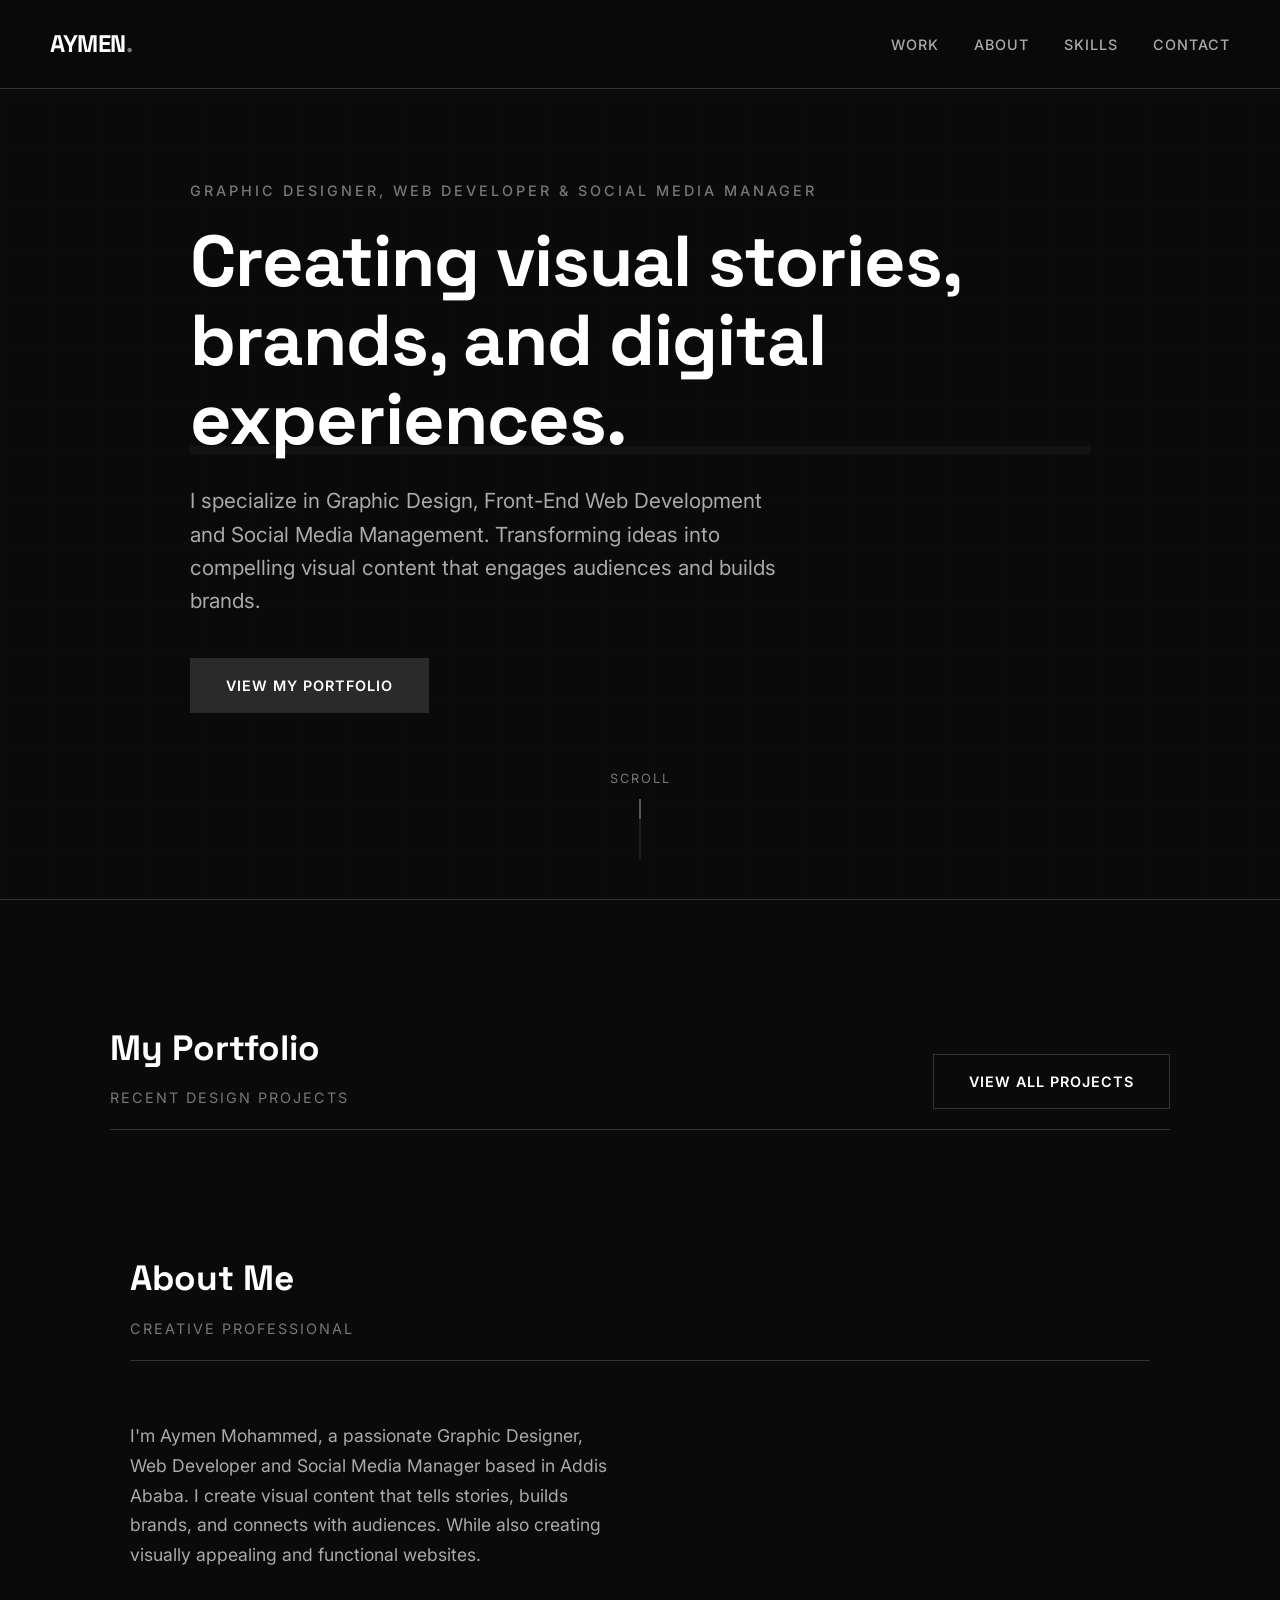
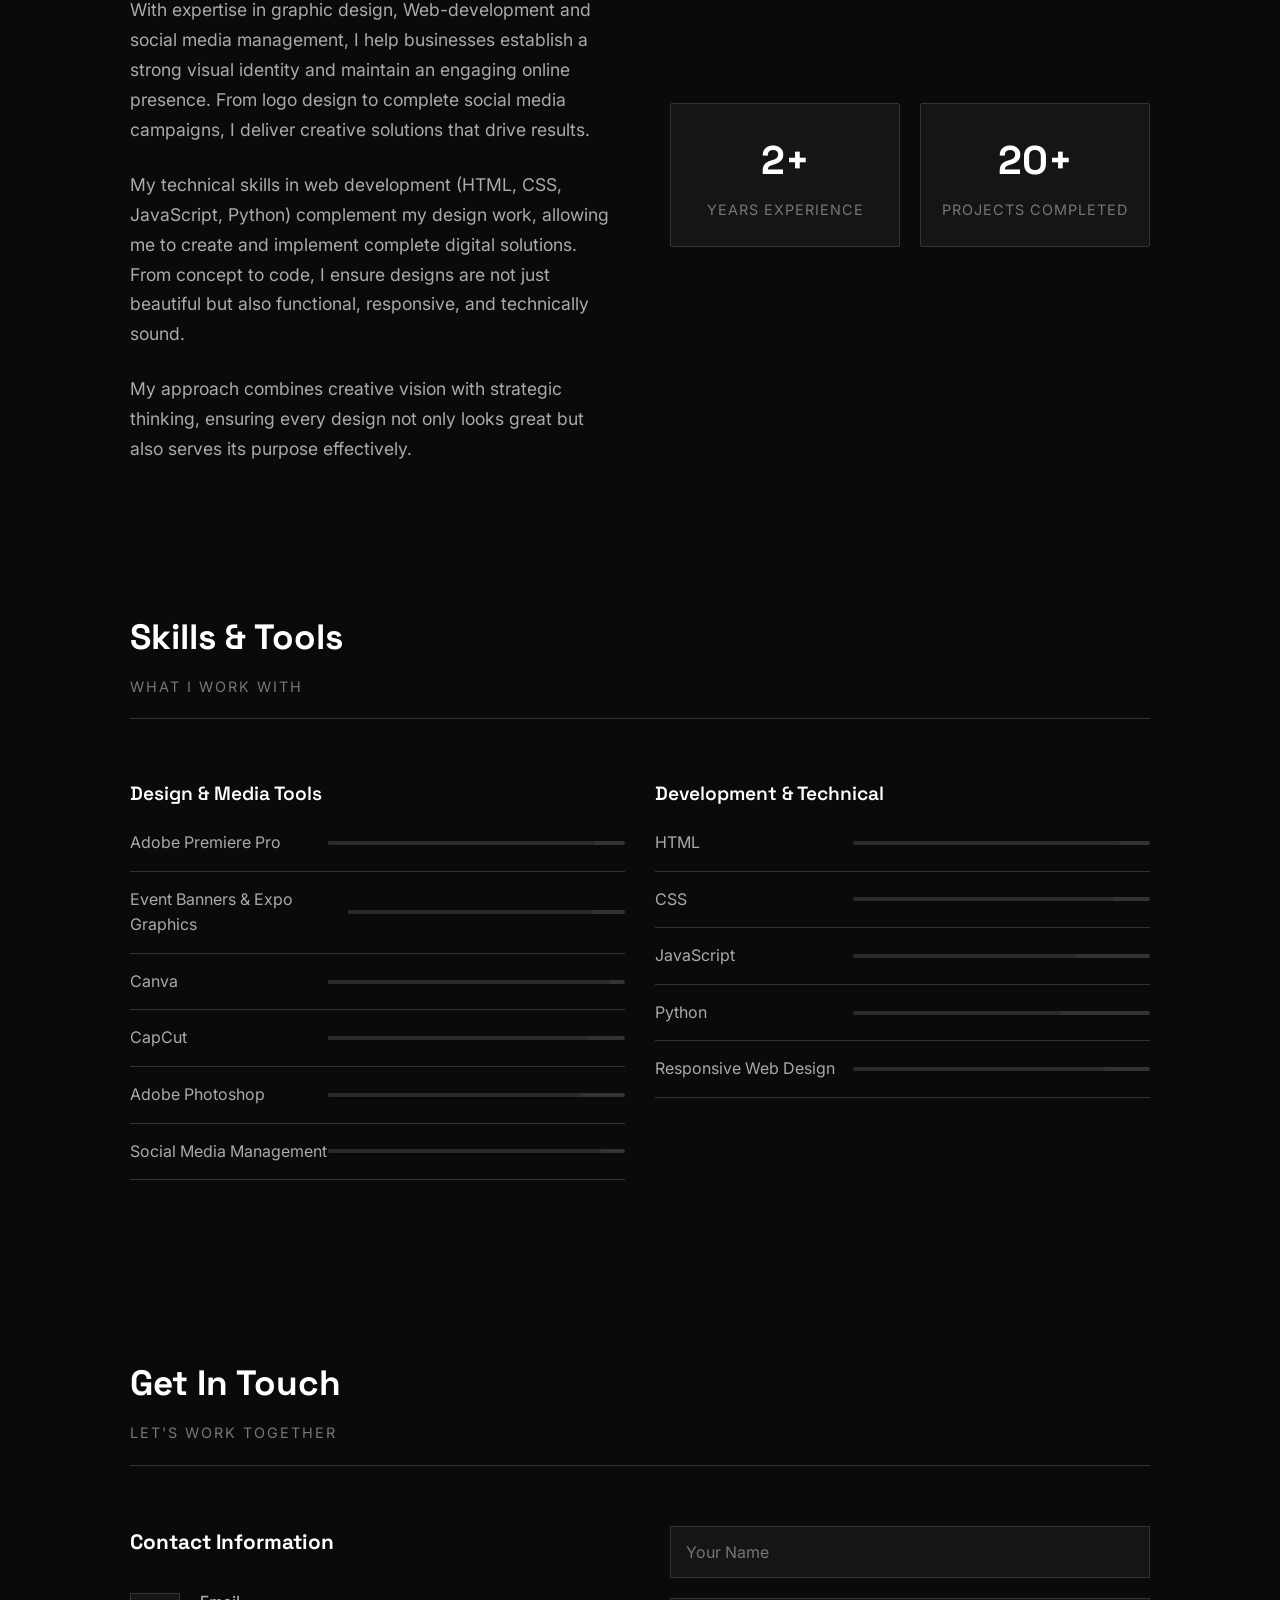
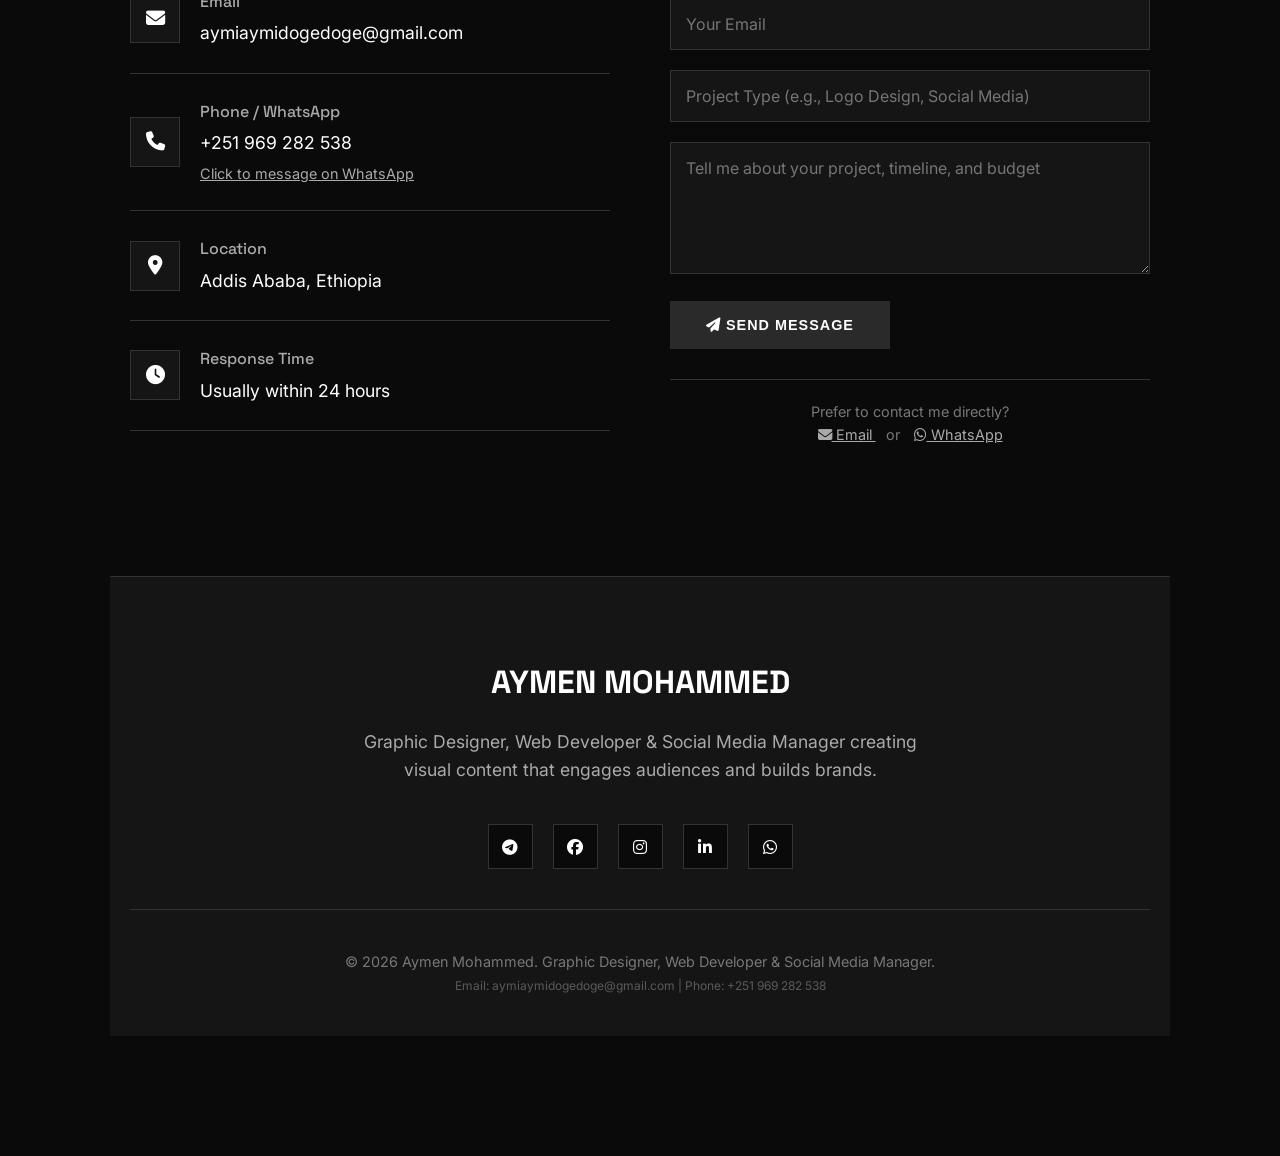
<file: index.html>
<!DOCTYPE html>
<html lang="en">
<head>
  <meta charset="UTF-8" />
  <meta name="viewport" content="width=device-width, initial-scale=1.0" />
  <title>Aymen Mohammed | Graphic Designer, Web Developer & Social Media Manager</title>
  
  <!-- Google Fonts -->
  <link href="https://fonts.googleapis.com/css2?family=Inter:wght@300;400;500;600;700;800&display=swap" rel="stylesheet">
  <link href="https://fonts.googleapis.com/css2?family=Space+Grotesk:wght@400;500;600;700&display=swap" rel="stylesheet">
  <!-- Font Awesome Icons -->
  <link rel="stylesheet" href="https://cdnjs.cloudflare.com/ajax/libs/font-awesome/6.4.0/css/all.min.css">
  
  <style>
    /* ===== MONOCHROMATIC PORTFOLIO CSS ===== */
    
    * {
      margin: 0;
      padding: 0;
      box-sizing: border-box;
    }

    :root {
      --primary: #2a2a2a;
      --primary-light: #3a3a3a;
      --primary-dark: #1a1a1a;
      --accent: #4a4a4a;
      --text-primary: #ffffff;
      --text-secondary: #aaaaaa;
      --text-tertiary: #777777;
      --bg-dark: #0a0a0a;
      --bg-card: #151515;
      --border-color: #333333;
      --shadow-color: rgba(0, 0, 0, 0.3);
      --gradient-primary: linear-gradient(135deg, #2a2a2a 0%, #1a1a1a 100%);
      --gradient-accent: linear-gradient(135deg, #3a3a3a 0%, #2a2a2a 100%);
    }

    body {
      background: var(--bg-dark);
      color: var(--text-primary);
      overflow-x: hidden;
      scroll-behavior: smooth;
      font-family: 'Inter', sans-serif;
      line-height: 1.6;
    }

    h1, h2, h3, h4, .logo {
      font-family: 'Space Grotesk', sans-serif;
      font-weight: 700;
    }

    /* ===== ENHANCED ANIMATIONS ===== */
    
    @keyframes fadeIn {
      from { opacity: 0; transform: translateY(20px); }
      to { opacity: 1; transform: translateY(0); }
    }

    @keyframes fadeInUp {
      from { opacity: 0; transform: translateY(30px); }
      to { opacity: 1; transform: translateY(0); }
    }

    @keyframes slideInLeft {
      from { opacity: 0; transform: translateX(-40px); }
      to { opacity: 1; transform: translateX(0); }
    }

    @keyframes float {
      0%, 100% { transform: translateY(0); }
      50% { transform: translateY(-10px); }
    }

    @keyframes gradientShift {
      0% { background-position: 0% 50%; }
      50% { background-position: 100% 50%; }
      100% { background-position: 0% 50%; }
    }

    @keyframes pulse {
      0%, 100% { opacity: 1; }
      50% { opacity: 0.7; }
    }

    /* ===== LOADING SCREEN ===== */
    
    .loading-screen {
      position: fixed;
      top: 0;
      left: 0;
      width: 100%;
      height: 100%;
      background: var(--bg-dark);
      display: flex;
      flex-direction: column;
      justify-content: center;
      align-items: center;
      z-index: 9999;
      transition: opacity 0.5s, visibility 0.5s;
    }

    .loader {
      width: 50px;
      height: 50px;
      border: 2px solid var(--border-color);
      border-top-color: var(--text-primary);
      border-radius: 50%;
      animation: spin 1s linear infinite;
      margin-bottom: 20px;
    }

    @keyframes spin {
      to { transform: rotate(360deg); }
    }

    .loading-text {
      font-size: 0.9rem;
      color: var(--text-tertiary);
      letter-spacing: 4px;
      text-transform: uppercase;
    }

    /* ===== NAVIGATION ===== */
    
    .navbar {
      position: fixed;
      top: 0;
      width: 100%;
      padding: 25px 50px;
      display: flex;
      justify-content: space-between;
      align-items: center;
      z-index: 1000;
      background: rgba(10, 10, 10, 0.95);
      backdrop-filter: blur(10px);
      border-bottom: 1px solid var(--border-color);
      transition: all 0.3s ease;
    }

    .navbar.scrolled {
      padding: 18px 50px;
      background: rgba(10, 10, 10, 0.98);
    }

    .logo {
      font-size: 1.5rem;
      font-weight: 800;
      color: var(--text-primary);
      text-decoration: none;
      letter-spacing: -0.5px;
    }

    .logo span {
      color: var(--text-tertiary);
    }

    .nav-links {
      display: flex;
      gap: 35px;
    }

    .nav-link {
      color: var(--text-secondary);
      text-decoration: none;
      font-weight: 500;
      font-size: 0.9rem;
      position: relative;
      padding: 5px 0;
      transition: color 0.3s ease;
      text-transform: uppercase;
      letter-spacing: 1px;
    }

    .nav-link::after {
      content: '';
      position: absolute;
      bottom: 0;
      left: 0;
      width: 0;
      height: 1px;
      background: var(--text-primary);
      transition: width 0.3s ease;
    }

    .nav-link:hover {
      color: var(--text-primary);
    }

    .nav-link:hover::after {
      width: 100%;
    }

    /* ===== ENHANCED HEADER ===== */
    
    header {
      background: var(--bg-dark);
      color: var(--text-primary);
      text-align: left;
      display: flex;
      justify-content: center;
      align-items: center;
      height: 100vh;
      padding: 0 50px;
      position: relative;
      overflow: hidden;
      border-bottom: 1px solid var(--border-color);
    }

    .header-content {
      max-width: 900px;
      position: relative;
      z-index: 2;
    }

    .header-subtitle {
      font-size: 0.9rem;
      color: var(--text-tertiary);
      text-transform: uppercase;
      letter-spacing: 3px;
      margin-bottom: 20px;
      font-weight: 500;
    }

    header h1 {
      font-size: 4.5rem;
      font-weight: 800;
      line-height: 1.1;
      margin-bottom: 25px;
      color: var(--text-primary);
      letter-spacing: -1px;
    }

    .header-highlight {
      position: relative;
      display: inline-block;
    }

    .header-highlight::after {
      content: '';
      position: absolute;
      bottom: 5px;
      left: 0;
      width: 100%;
      height: 8px;
      background: var(--primary);
      opacity: 0.3;
      z-index: -1;
    }

    header p {
      font-size: 1.3rem;
      color: var(--text-secondary);
      max-width: 600px;
      margin-bottom: 40px;
      line-height: 1.6;
    }

    /* Background grid pattern */
    .grid-pattern {
      position: absolute;
      top: 0;
      left: 0;
      width: 100%;
      height: 100%;
      background-image: 
        linear-gradient(var(--border-color) 1px, transparent 1px),
        linear-gradient(90deg, var(--border-color) 1px, transparent 1px);
      background-size: 50px 50px;
      opacity: 0.05;
      pointer-events: none;
    }

    /* Scroll indicator */
    .scroll-indicator {
      position: absolute;
      bottom: 40px;
      left: 50%;
      transform: translateX(-50%);
      display: flex;
      flex-direction: column;
      align-items: center;
      color: var(--text-tertiary);
      font-size: 0.8rem;
      text-transform: uppercase;
      letter-spacing: 2px;
      cursor: pointer;
    }

    .scroll-indicator .line {
      width: 1px;
      height: 60px;
      background: var(--border-color);
      margin-top: 10px;
      position: relative;
      overflow: hidden;
    }

    .scroll-indicator .line::after {
      content: '';
      position: absolute;
      top: 0;
      left: 0;
      width: 100%;
      height: 20px;
      background: var(--text-primary);
      animation: scrollLine 2s infinite;
    }

    @keyframes scrollLine {
      0% { top: -20px; }
      100% { top: 60px; }
    }

    /* ===== SECTIONS ===== */
    
    .section {
      max-width: 1100px;
      margin: 120px auto;
      padding: 0 20px;
      opacity: 0;
      transform: translateY(40px);
      transition: all 0.8s cubic-bezier(0.215, 0.61, 0.355, 1);
    }

    .section.visible {
      opacity: 1;
      transform: translateY(0);
    }

    .section-header {
      display: flex;
      justify-content: space-between;
      align-items: flex-end;
      margin-bottom: 60px;
      border-bottom: 1px solid var(--border-color);
      padding-bottom: 20px;
    }

    .section h2 {
      font-size: 2.2rem;
      font-weight: 800;
      color: var(--text-primary);
    }

    .section-subtitle {
      color: var(--text-tertiary);
      font-size: 0.9rem;
      text-transform: uppercase;
      letter-spacing: 2px;
      margin-top: 10px;
    }

    /* ===== ABOUT SECTION ===== */
    
    .about-content {
      display: grid;
      grid-template-columns: 1fr 1fr;
      gap: 60px;
      align-items: center;
    }

    .about-text p {
      font-size: 1.1rem;
      color: var(--text-secondary);
      margin-bottom: 25px;
      line-height: 1.7;
    }

    .stats-grid {
      display: grid;
      grid-template-columns: repeat(2, 1fr);
      gap: 20px;
      margin-top: 40px;
    }

    .stat-item {
      text-align: center;
      padding: 25px 15px;
      background: var(--bg-card);
      border: 1px solid var(--border-color);
      border-radius: 2px;
      transition: all 0.3s ease;
    }

    .stat-item:hover {
      transform: translateY(-5px);
      border-color: var(--primary-light);
    }

    .stat-number {
      font-size: 2.5rem;
      font-weight: 800;
      color: var(--text-primary);
      margin-bottom: 5px;
      font-family: 'Space Grotesk', sans-serif;
    }

    .stat-label {
      font-size: 0.9rem;
      color: var(--text-tertiary);
      text-transform: uppercase;
      letter-spacing: 1px;
    }

    /* ===== SKILLS SECTION ===== */
    
    .skills-grid {
      display: grid;
      grid-template-columns: repeat(2, 1fr);
      gap: 30px;
    }

    .skill-category {
      margin-bottom: 40px;
    }

    .skill-category h3 {
      font-size: 1.2rem;
      margin-bottom: 20px;
      color: var(--text-primary);
      font-weight: 600;
    }

    .skill-item {
      display: flex;
      justify-content: space-between;
      align-items: center;
      margin-bottom: 15px;
      padding-bottom: 15px;
      border-bottom: 1px solid var(--border-color);
    }

    .skill-name {
      color: var(--text-secondary);
      font-size: 1rem;
    }

    .skill-bar {
      width: 60%;
      height: 4px;
      background: var(--border-color);
      border-radius: 2px;
      overflow: hidden;
    }

    .skill-level {
      height: 100%;
      background: var(--primary);
      border-radius: 2px;
      transform-origin: left;
      transform: scaleX(0);
      transition: transform 1.5s ease;
    }

    .section.visible .skill-level {
      transform: scaleX(1);
    }

    /* ===== PROJECTS SECTION ===== */
    
    .project-grid {
      display: grid;
      grid-template-columns: repeat(2, 1fr);
      gap: 30px;
    }

    .project-card {
      background: var(--bg-card);
      border: 1px solid var(--border-color);
      transition: all 0.4s ease;
      overflow: hidden;
      position: relative;
    }

    .project-card:hover {
      transform: translateY(-10px);
      border-color: var(--primary-light);
    }

    .project-image {
      width: 100%;
      height: 250px;
      object-fit: cover;
      filter: grayscale(100%) brightness(0.8);
      transition: all 0.5s ease;
    }

    .project-card:hover .project-image {
      filter: grayscale(0%) brightness(1);
    }

    .project-content {
      padding: 30px;
    }

    .project-category {
      color: var(--text-tertiary);
      font-size: 0.8rem;
      text-transform: uppercase;
      letter-spacing: 1px;
      margin-bottom: 10px;
      display: block;
    }

    .project-title {
      font-size: 1.5rem;
      color: var(--text-primary);
      margin-bottom: 15px;
      font-weight: 700;
    }

    .project-description {
      color: var(--text-secondary);
      font-size: 0.95rem;
      line-height: 1.6;
      margin-bottom: 20px;
    }

    .project-tags {
      display: flex;
      flex-wrap: wrap;
      gap: 8px;
    }

    .project-tag {
      background: var(--primary-dark);
      color: var(--text-secondary);
      padding: 5px 12px;
      font-size: 0.8rem;
      border-radius: 2px;
      border: 1px solid var(--border-color);
    }

    /* ===== CONTACT SECTION ===== */
    
    .contact-container {
      display: grid;
      grid-template-columns: 1fr 1fr;
      gap: 60px;
    }

    .contact-info h3 {
      font-size: 1.3rem;
      margin-bottom: 30px;
      color: var(--text-primary);
    }

    .contact-method {
      display: flex;
      align-items: center;
      margin-bottom: 25px;
      padding-bottom: 25px;
      border-bottom: 1px solid var(--border-color);
    }

    .contact-icon {
      width: 50px;
      height: 50px;
      background: var(--bg-card);
      border: 1px solid var(--border-color);
      display: flex;
      align-items: center;
      justify-content: center;
      margin-right: 20px;
      font-size: 1.2rem;
      color: var(--text-primary);
    }

    .contact-details h4 {
      font-size: 1rem;
      margin-bottom: 5px;
      color: var(--text-secondary);
      font-weight: 500;
    }

    .contact-details p {
      color: var(--text-primary);
      font-size: 1.1rem;
    }

    /* Contact Form */
    .contact-form input,
    .contact-form textarea {
      width: 100%;
      padding: 15px;
      margin-bottom: 20px;
      background: var(--bg-card);
      border: 1px solid var(--border-color);
      color: var(--text-primary);
      font-family: 'Inter', sans-serif;
      font-size: 1rem;
      transition: all 0.3s ease;
    }

    .contact-form input:focus,
    .contact-form textarea:focus {
      outline: none;
      border-color: var(--primary-light);
    }

    /* ===== BUTTONS ===== */
    
    .btn {
      display: inline-block;
      padding: 15px 35px;
      background: transparent;
      color: var(--text-primary);
      border: 1px solid var(--border-color);
      font-size: 0.9rem;
      font-weight: 600;
      cursor: pointer;
      transition: all 0.3s ease;
      text-decoration: none;
      text-transform: uppercase;
      letter-spacing: 1px;
      position: relative;
      overflow: hidden;
    }

    .btn:hover {
      background: var(--primary);
      border-color: var(--primary);
      transform: translateY(-3px);
    }

    .btn-primary {
      background: var(--primary);
      border-color: var(--primary);
    }

    .btn-primary:hover {
      background: var(--primary-light);
      border-color: var(--primary-light);
    }

    /* ===== FOOTER ===== */
    
    footer {
      padding: 80px 0 40px;
      background: var(--bg-card);
      border-top: 1px solid var(--border-color);
      text-align: center;
    }

    .footer-content {
      max-width: 1100px;
      margin: 0 auto;
      padding: 0 20px;
    }

    .footer-logo {
      font-size: 2rem;
      font-weight: 800;
      margin-bottom: 20px;
      font-family: 'Space Grotesk', sans-serif;
    }

    .footer-tagline {
      color: var(--text-secondary);
      font-size: 1.1rem;
      max-width: 600px;
      margin: 0 auto 40px;
    }

    .social-links {
      display: flex;
      justify-content: center;
      gap: 20px;
      margin-bottom: 40px;
    }

    .social-link {
      width: 45px;
      height: 45px;
      background: var(--bg-dark);
      border: 1px solid var(--border-color);
      display: flex;
      align-items: center;
      justify-content: center;
      color: var(--text-primary);
      text-decoration: none;
      transition: all 0.3s ease;
    }

    .social-link:hover {
      background: var(--primary);
      transform: translateY(-5px);
    }

    .copyright {
      color: var(--text-tertiary);
      font-size: 0.9rem;
      padding-top: 40px;
      border-top: 1px solid var(--border-color);
    }

    /* ===== RESPONSIVE DESIGN ===== */
    
    @media (max-width: 1024px) {
      header h1 {
        font-size: 3.5rem;
      }
      
      .about-content,
      .contact-container {
        grid-template-columns: 1fr;
      }
      
      .skills-grid {
        grid-template-columns: 1fr;
      }
    }

    @media (max-width: 768px) {
      .navbar {
        padding: 20px 25px;
      }
      
      .nav-links {
        display: none;
      }
      
      header {
        padding: 0 25px;
        text-align: center;
      }
      
      header h1 {
        font-size: 2.8rem;
      }
      
      .header-content {
        text-align: center;
      }
      
      .section {
        margin: 80px auto;
      }
      
      .project-grid {
        grid-template-columns: 1fr;
      }
      
      .stats-grid {
        grid-template-columns: repeat(1, 1fr);
      }
    }

    @media (max-width: 480px) {
      header h1 {
        font-size: 2.2rem;
      }
      
      .section h2 {
        font-size: 1.8rem;
      }
      
      .btn {
        padding: 12px 25px;
      }
    }

    /* ===== CUSTOM SCROLLBAR ===== */
    
    ::-webkit-scrollbar {
      width: 10px;
    }

    ::-webkit-scrollbar-track {
      background: var(--bg-card);
    }

    ::-webkit-scrollbar-thumb {
      background: var(--primary);
      border: 2px solid var(--bg-card);
    }

    ::-webkit-scrollbar-thumb:hover {
      background: var(--primary-light);
    }
  </style>
</head>
<body>

  <!-- Loading Screen -->
  <div class="loading-screen">
    <div class="loader"></div>
    <div class="loading-text">Loading</div>
  </div>

  <!-- Navigation -->
  <nav class="navbar">
    <a href="#" class="logo">AYMEN<span>.</span></a>
    <div class="nav-links">
      <a href="#work" class="nav-link">Work</a>
      <a href="#about" class="nav-link">About</a>
      <a href="#skills" class="nav-link">Skills</a>
      <a href="#contact" class="nav-link">Contact</a>
    </div>
  </nav>

  <!-- Header  -->
  <header>
    <div class="grid-pattern"></div>
    <div class="header-content">
      <div class="header-subtitle">Graphic Designer, Web Developer & Social Media Manager</div>
      <h1>Creating visual stories,<br><span class="header-highlight">brands, and digital experiences.</span></h1>
      <p>
        I specialize in Graphic Design, Front-End Web Development and Social Media Management. 
        Transforming ideas into compelling visual content that engages audiences and builds brands.
      </p>
      <a href="#work" class="btn btn-primary">View My Portfolio</a>
    </div>
    <div class="scroll-indicator">
      Scroll
      <div class="line"></div>
    </div>
  </header>

  <!-- Work Section -->
  <section id="work" class="section">
    <div class="section-header">
      <div>
        <h2>My Portfolio</h2>
        <div class="section-subtitle">Recent Design Projects</div>
      </div>
      <a href="projects.html" class="btn">View All Projects</a>
    </div>
    

  <!-- About Section -->
  <section id="about" class="section">
    <div class="section-header">
      <div>
        <h2>About Me</h2>
        <div class="section-subtitle">Creative Professional</div>
      </div>
    </div>
    
    <div class="about-content">
      <div class="about-text">
        <p>
          I'm Aymen Mohammed, a passionate Graphic Designer, Web Developer and Social Media Manager based in Addis Ababa. 
          I create visual content that tells stories, builds brands, and connects with audiences. While also creating visually appealing and functional websites.
        </p>
        <p>
          With expertise in graphic design, Web-development and social media management, I help businesses 
          establish a strong visual identity and maintain an engaging online presence. From logo 
          design to complete social media campaigns, I deliver creative solutions that drive results.
          <p>
  My technical skills in web development (HTML, CSS, JavaScript, Python) complement my design work, 
  allowing me to create and implement complete digital solutions. From concept to code, I ensure 
  designs are not just beautiful but also functional, responsive, and technically sound.
</p>
        </p>
        <p>
          My approach combines creative vision with strategic thinking, ensuring every design 
          not only looks great but also serves its purpose effectively.
        </p>
      </div>
      
      <div>
        <div class="stats-grid">
          <div class="stat-item">
            <div class="stat-number">2+</div>
            <div class="stat-label">Years Experience</div>
          </div>
          <div class="stat-item">
            <div class="stat-number">20+</div>
            <div class="stat-label">Projects Completed</div>
          </div>
        </div>
      </div>
    </div>
  </section>

  <!-- Skills Section-->
  <section id="skills" class="section">
    <div class="section-header">
      <div>
        <h2>Skills & Tools</h2>
        <div class="section-subtitle">What I Work With</div>
      </div>
    </div>
    
    <div class="skills-grid">
      <div class="skill-category">
        <h3>Design & Media Tools</h3>
        <div class="skill-item">
          <span class="skill-name">Adobe Premiere Pro</span>
          <div class="skill-bar">
            <div class="skill-level" style="width: 90%"></div>
          </div>
        </div>
        <div class="skill-item">
          <span class="skill-name">Event Banners & Expo Graphics</span>
          <div class="skill-bar">
            <div class="skill-level" style="width: 88%"></div>
          </div>
        </div>

        <div class="skill-item">
          <span class="skill-name">Canva</span>
          <div class="skill-bar">
            <div class="skill-level" style="width: 95%"></div>
          </div>
        </div>
        <div class="skill-item">
          <span class="skill-name">CapCut</span>
          <div class="skill-bar">
            <div class="skill-level" style="width: 88%"></div>
          </div>
        </div>
        <div class="skill-item">
          <span class="skill-name">Adobe Photoshop</span>
          <div class="skill-bar">
            <div class="skill-level" style="width: 85%"></div>
          </div>
        </div>
        <div class="skill-item">
          <span class="skill-name">Social Media Management</span>
          <div class="skill-bar">
            <div class="skill-level" style="width: 92%"></div>
          </div>
        </div>
      </div>
     
      
      <div class="skill-category">
        <h3>Development & Technical</h3>
        <div class="skill-item">
          <span class="skill-name">HTML</span>
          <div class="skill-bar">
            <div class="skill-level" style="width: 90%"></div>
          </div>
        </div>
        <div class="skill-item">
          <span class="skill-name">CSS</span>
          <div class="skill-bar">
            <div class="skill-level" style="width: 88%"></div>
          </div>
        </div>
        <div class="skill-item">
          <span class="skill-name">JavaScript</span>
          <div class="skill-bar">
            <div class="skill-level" style="width: 75%"></div>
          </div>
        </div>
        <div class="skill-item">
          <span class="skill-name">Python</span>
          <div class="skill-bar">
            <div class="skill-level" style="width: 70%"></div>
          </div>
        </div>
        <div class="skill-item">
          <span class="skill-name">Responsive Web Design</span>
          <div class="skill-bar">
            <div class="skill-level" style="width: 85%"></div>
          </div>
        </div>
      </div>
    </div>
  </section>

  <!-- Contact-->
  <section id="contact" class="section">
    <div class="section-header">
      <div>
        <h2>Get In Touch</h2>
        <div class="section-subtitle">Let's Work Together</div>
      </div>
    </div>
    
    <div class="contact-container">
      <div class="contact-info">
        <h3>Contact Information</h3>
        
        <div class="contact-method">
          <div class="contact-icon">
            <i class="fas fa-envelope"></i>
          </div>
          <div class="contact-details">
            <h4>Email</h4>
            <p><a href="mailto:aymiaymidogedoge@gmail.com" style="color: inherit; text-decoration: none;">aymiaymidogedoge@gmail.com</a></p>
          </div>
        </div>
        
        <div class="contact-method">
          <div class="contact-icon">
            <i class="fas fa-phone"></i>
          </div>
          <div class="contact-details">
            <h4>Phone / WhatsApp</h4>
            <p><a href="tel:+251969282538" style="color: inherit; text-decoration: none;">+251 969 282 538</a></p>
            <p style="font-size: 0.9rem; color: var(--text-tertiary); margin-top: 5px;">
              <a href="https://wa.me/251969282538" style="color: var(--text-secondary); text-decoration: underline;">
                Click to message on WhatsApp
              </a>
            </p>
          </div>
        </div>
        
        <div class="contact-method">
          <div class="contact-icon">
            <i class="fas fa-map-marker-alt"></i>
          </div>
          <div class="contact-details">
            <h4>Location</h4>
            <p>Addis Ababa, Ethiopia</p>
          </div>
        </div>
        
        <div class="contact-method">
          <div class="contact-icon">
            <i class="fas fa-clock"></i>
          </div>
          <div class="contact-details">
            <h4>Response Time</h4>
            <p>Usually within 24 hours</p>
          </div>
        </div>
      </div>
      
      <div class="contact-form">
        <!-- Formspree Form  -->
        <form action="https://formspree.io/f/xrbnkdbz" method="POST" id="contactForm">
          <!-- Required fields with name attributes -->
          <input type="text" name="name" placeholder="Your Name" required>
          <input type="email" name="email" placeholder="Your Email" required>
          <input type="text" name="subject" placeholder="Project Type (e.g., Logo Design, Social Media)" required>
          <textarea name="message" rows="5" placeholder="Tell me about your project, timeline, and budget" required></textarea>
          
          <!-- Formspree hidden fields -->
          <input type="hidden" name="_subject" value="New Portfolio Contact - Aymen Mohammed">
          <input type="text" name="_gotcha" style="display:none">
          
          <button type="submit" class="btn btn-primary">
            <i class="fas fa-paper-plane"></i> Send Message
          </button>
        </form>
        
        <!-- Success message (hidden by default) -->
        <div id="form-success" style="display: none; margin-top: 20px; padding: 15px; background: rgba(42, 42, 42, 0.5); border: 1px solid var(--primary); border-radius: 5px; text-align: center;">
          <p style="color: var(--text-primary); margin-bottom: 10px;">
            <i class="fas fa-check-circle" style="color: #4CAF50; font-size: 1.2rem;"></i>
            <strong>Message Sent Successfully!</strong>
          </p>
          <p style="color: var(--text-secondary); font-size: 0.9rem;">
            Thank you! I'll get back to you within 24 hours.
          </p>
        </div>
        
        <!-- Alternative contact methods -->
        <div style="margin-top: 30px; padding-top: 20px; border-top: 1px solid var(--border-color);">
          <p style="color: var(--text-tertiary); font-size: 0.9rem; text-align: center;">
            Prefer to contact me directly?<br>
            <a href="mailto:aymiaymidogedoge@gmail.com" style="color: var(--text-secondary); text-decoration: underline; margin: 0 10px;">
              <i class="fas fa-envelope"></i> Email
            </a> 
            or 
            <a href="https://wa.me/251969282538" style="color: var(--text-secondary); text-decoration: underline; margin: 0 10px;">
              <i class="fab fa-whatsapp"></i> WhatsApp
            </a>
          </p>
        </div>
      </div>
    </div>
  </section>

  <!-- Footer - UPDATED WITH SOCIAL LINKS & NEW EMAIL -->
  <footer>
    <div class="footer-content">
      <div class="footer-logo">AYMEN MOHAMMED</div>
      <p class="footer-tagline">
        Graphic Designer, Web Developer & Social Media Manager creating visual content that engages audiences and builds brands.
      </p>
      
      <div class="social-links">
        <!-- Add your actual social media links here -->
        <a href="https://t.me/lilyado" class="social-link" target="_blank">
          <i class="fab fa-telegram"></i>
        </a>
        <a href="https://facebook.com/yourusername" class="social-link" target="_blank">
          <i class="fab fa-facebook"></i>
        </a>
        <a href="https://instagram.com/yourusername" class="social-link" target="_blank">
          <i class="fab fa-instagram"></i>
        </a>
        <a href="https://linkedin.com/in/aymen-mohammed-a54943334" class="social-link" target="_blank">
          <i class="fab fa-linkedin-in"></i>
        </a>
        <a href="https://wa.me/251969282538" class="social-link" target="_blank">
          <i class="fab fa-whatsapp"></i>
        </a>
      </div>
      
      <div class="copyright">
        © 2026 Aymen Mohammed. Graphic Designer, Web Developer & Social Media Manager.<br>
        <small style="opacity: 0.7;">Email: aymiaymidogedoge@gmail.com | Phone: +251 969 282 538</small>
      </div>
    </div>
  </footer>

  <!-- JavaScript -->
  <script>
    // Remove loading screen when page loads
    window.addEventListener('load', () => {
      setTimeout(() => {
        const loadingScreen = document.querySelector('.loading-screen');
        loadingScreen.style.opacity = '0';
        loadingScreen.style.visibility = 'hidden';
      }, 1000);
    });

    // Scroll animations for sections
    document.addEventListener('DOMContentLoaded', () => {
      const sections = document.querySelectorAll('.section');
      const options = {
        threshold: 0.1
      };

      const observer = new IntersectionObserver((entries, observer) => {
        entries.forEach(entry => {
          if(entry.isIntersecting){
            entry.target.classList.add('visible');
            observer.unobserve(entry.target);
          }
        });
      }, options);

      sections.forEach(section => {
        observer.observe(section);
      });
    });

    // Navbar scroll effect
    window.addEventListener('scroll', () => {
      const navbar = document.querySelector('.navbar');
      if (window.scrollY > 50) {
        navbar.classList.add('scrolled');
      } else {
        navbar.classList.remove('scrolled');
      }
    });

    // Smooth scrolling for navigation links
    document.querySelectorAll('a[href^="#"]').forEach(anchor => {
      anchor.addEventListener('click', function (e) {
        e.preventDefault();
        
        const targetId = this.getAttribute('href');
        if(targetId === '#') return;
        
        const targetElement = document.querySelector(targetId);
        if(targetElement) {
          window.scrollTo({
            top: targetElement.offsetTop - 80,
            behavior: 'smooth'
          });
        }
      });
    });

    // Scroll indicator click
    document.querySelector('.scroll-indicator').addEventListener('click', () => {
      window.scrollTo({
        top: window.innerHeight,
        behavior: 'smooth'
      });
    });

    // Project card hover effect
    document.querySelectorAll('.project-card').forEach(card => {
      card.addEventListener('mouseenter', function() {
        this.style.transform = 'translateY(-10px)';
      });
      
      card.addEventListener('mouseleave', function() {
        this.style.transform = 'translateY(0)';
      });
      
      // Click effect for project cards
      card.addEventListener('click', function() {
        this.style.transform = 'translateY(-5px) scale(0.98)';
        setTimeout(() => {
          this.style.transform = 'translateY(-10px)';
        }, 200);
        // In a real portfolio, this would open a project detail modal
        console.log('Project clicked - would open project details');
      });
    });

    // Form submission with Formspree
    document.getElementById('contactForm').addEventListener('submit', async function(e) {
      e.preventDefault();
      
      // Show loading state
      const submitBtn = this.querySelector('button[type="submit"]');
      const originalText = submitBtn.textContent;
      submitBtn.innerHTML = '<i class="fas fa-spinner fa-spin"></i> Sending...';
      submitBtn.disabled = true;
      
      try {
        const formData = new FormData(this);
        const response = await fetch(this.action, {
          method: 'POST',
          body: formData,
          headers: {
            'Accept': 'application/json'
          }
        });
        
        if (response.ok) {
          // Show success message
          document.getElementById('form-success').style.display = 'block';
          
          // Reset form
          this.reset();
          
          // Hide success message after 5 seconds
          setTimeout(() => {
            document.getElementById('form-success').style.display = 'none';
          }, 5000);
        } else {
          alert('There was an error sending your message. Please try again or email me directly.');
        }
      } catch (error) {
        alert('Network error. Please check your connection and try again.');
      } finally {
        // Reset button state
        submitBtn.innerHTML = '<i class="fas fa-paper-plane"></i> Send Message';
        submitBtn.disabled = false;
      }
    });

    // Animate skill bars when they become visible
    const skillObserver = new IntersectionObserver((entries) => {
      entries.forEach(entry => {
        if (entry.isIntersecting) {
          const skillLevels = entry.target.querySelectorAll('.skill-level');
          skillLevels.forEach(level => {
            level.style.transform = 'scaleX(1)';
          });
        }
      });
    }, { threshold: 0.5 });

    document.querySelectorAll('.skills-grid').forEach(grid => {
      skillObserver.observe(grid);
    });
  </script>
</body>
</html>
</file>
